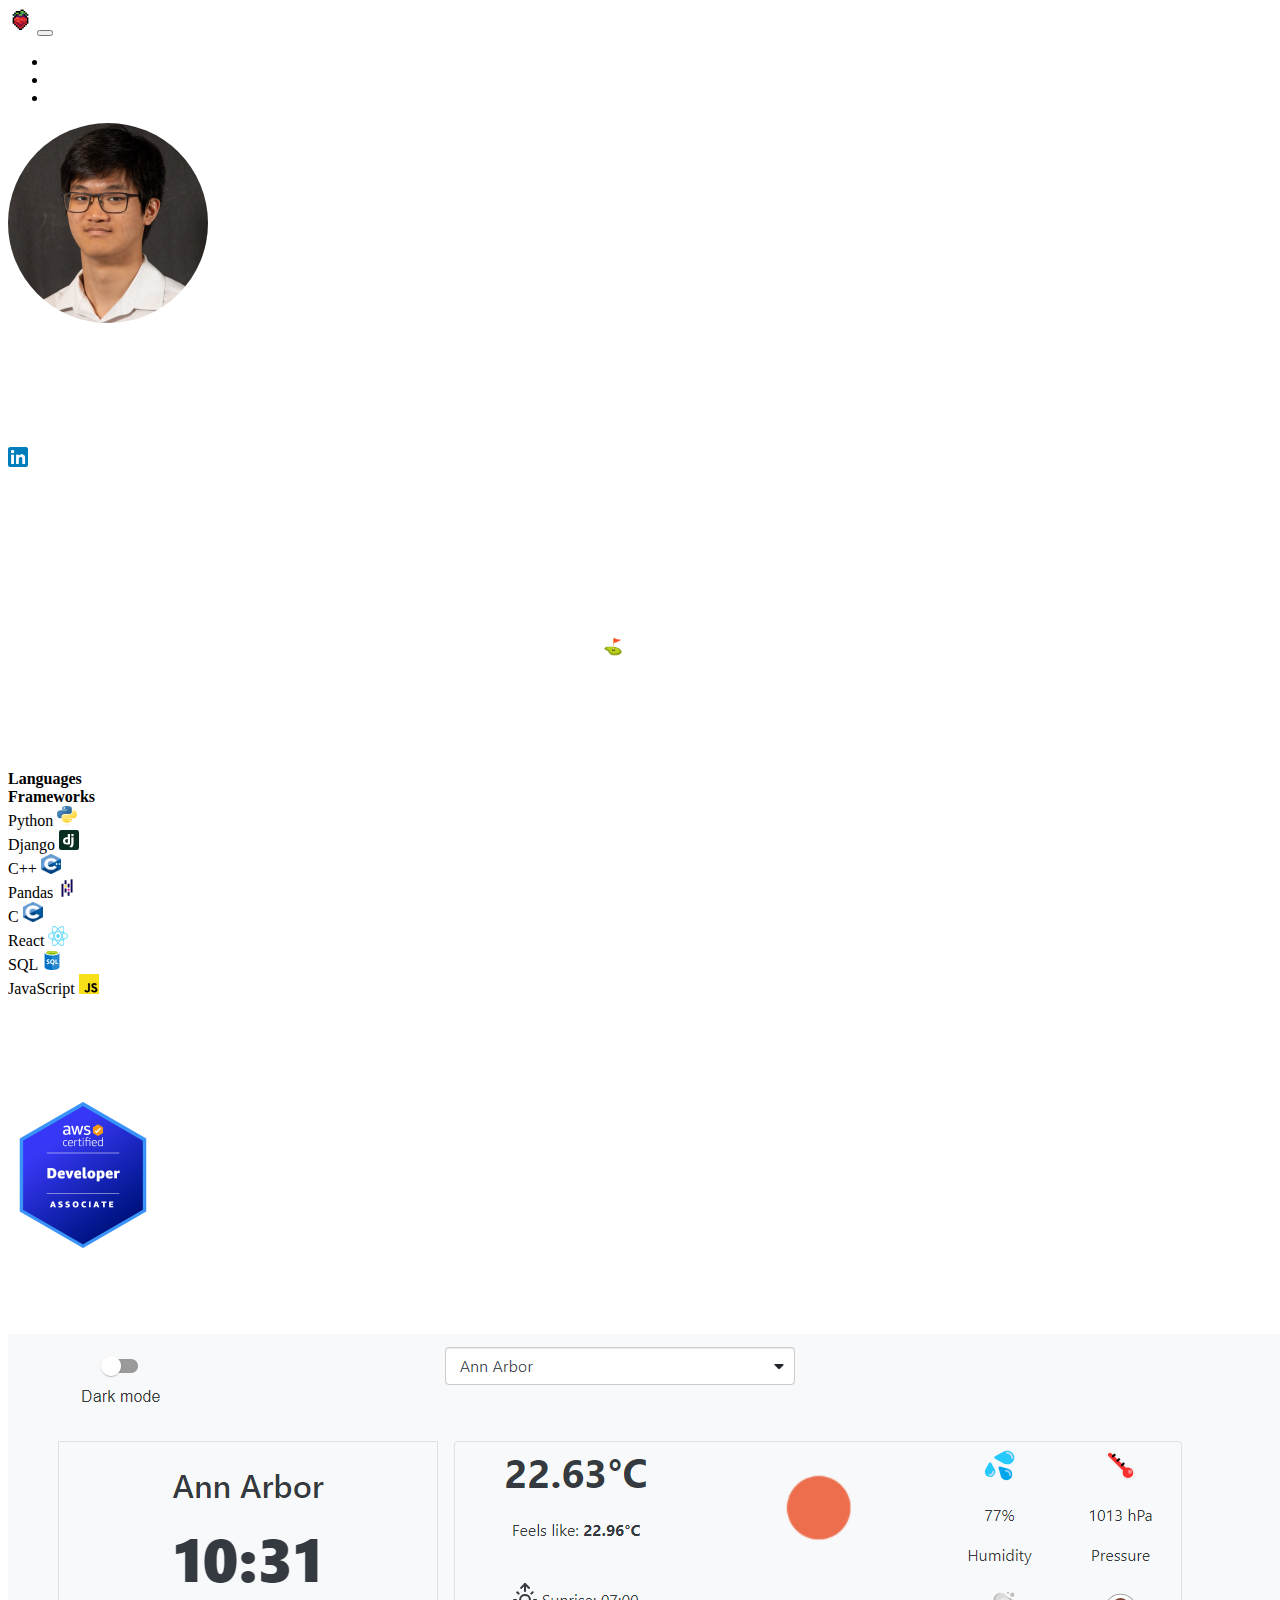
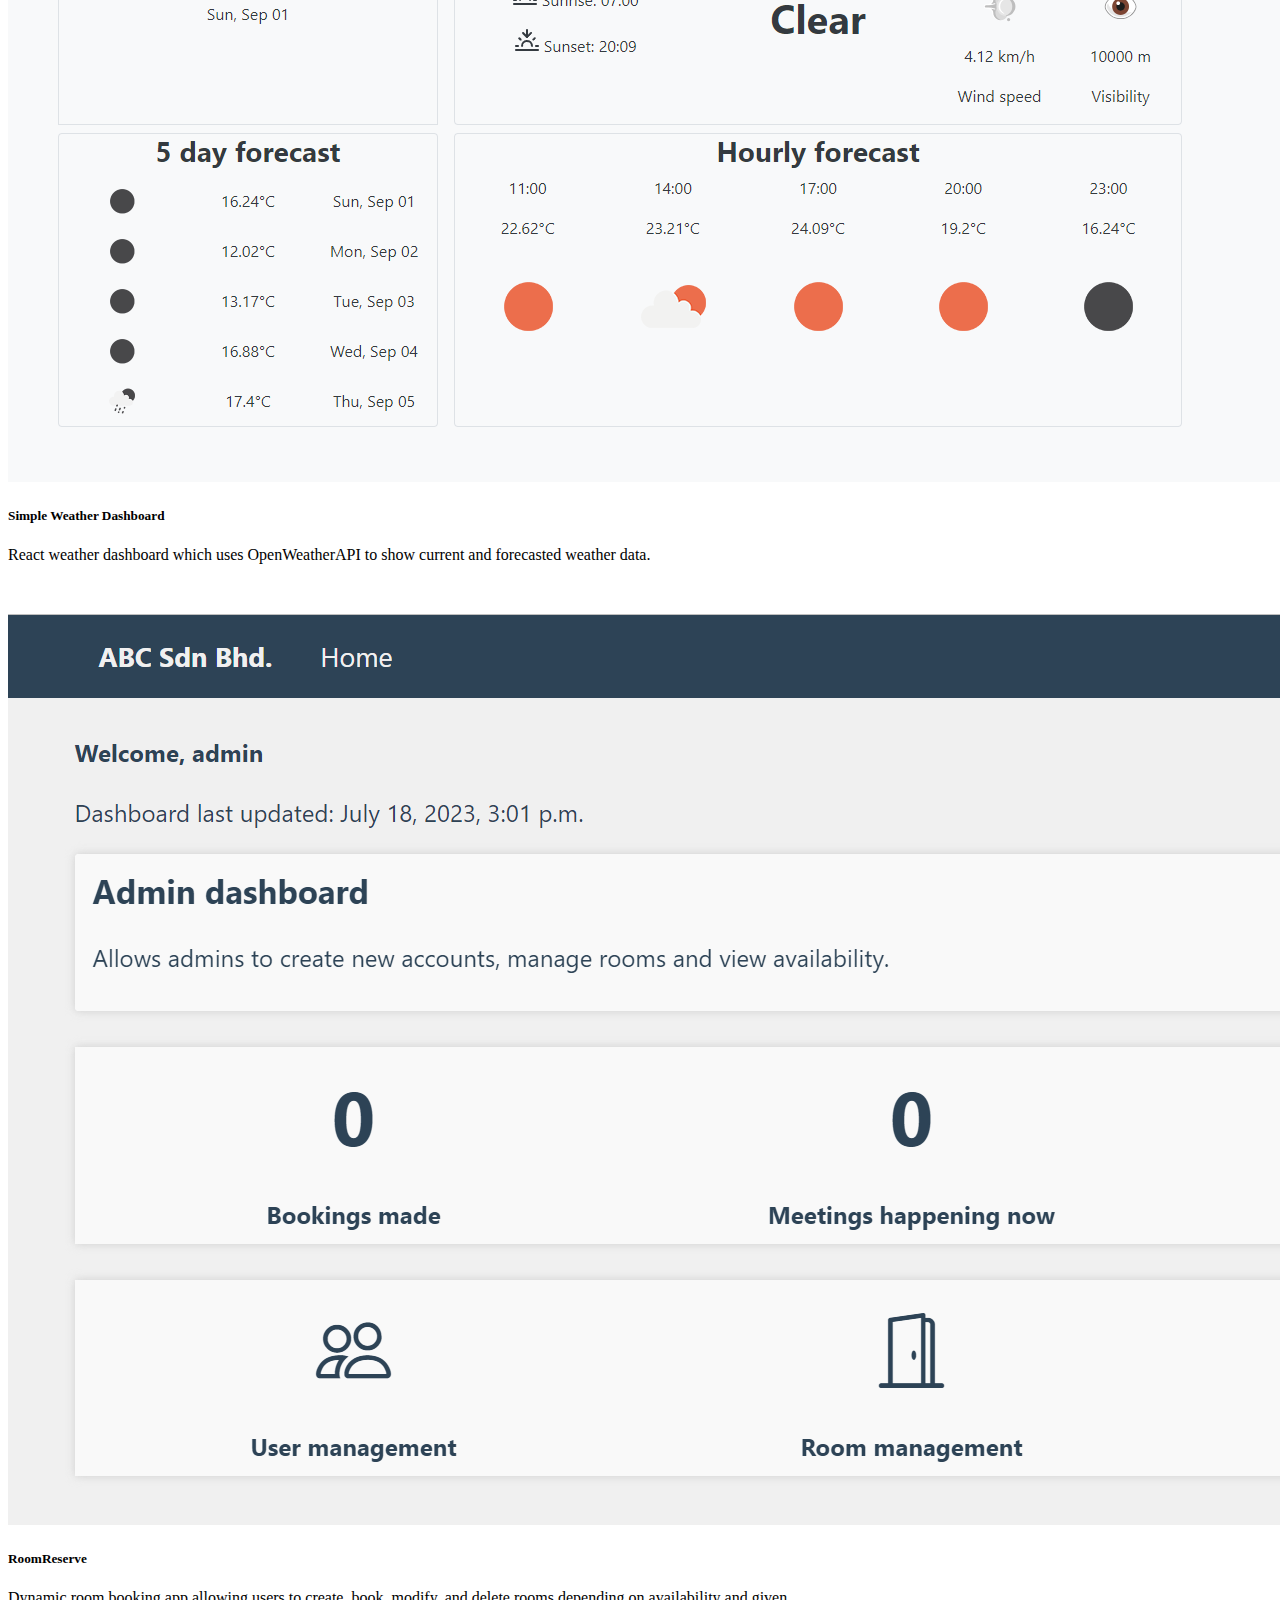
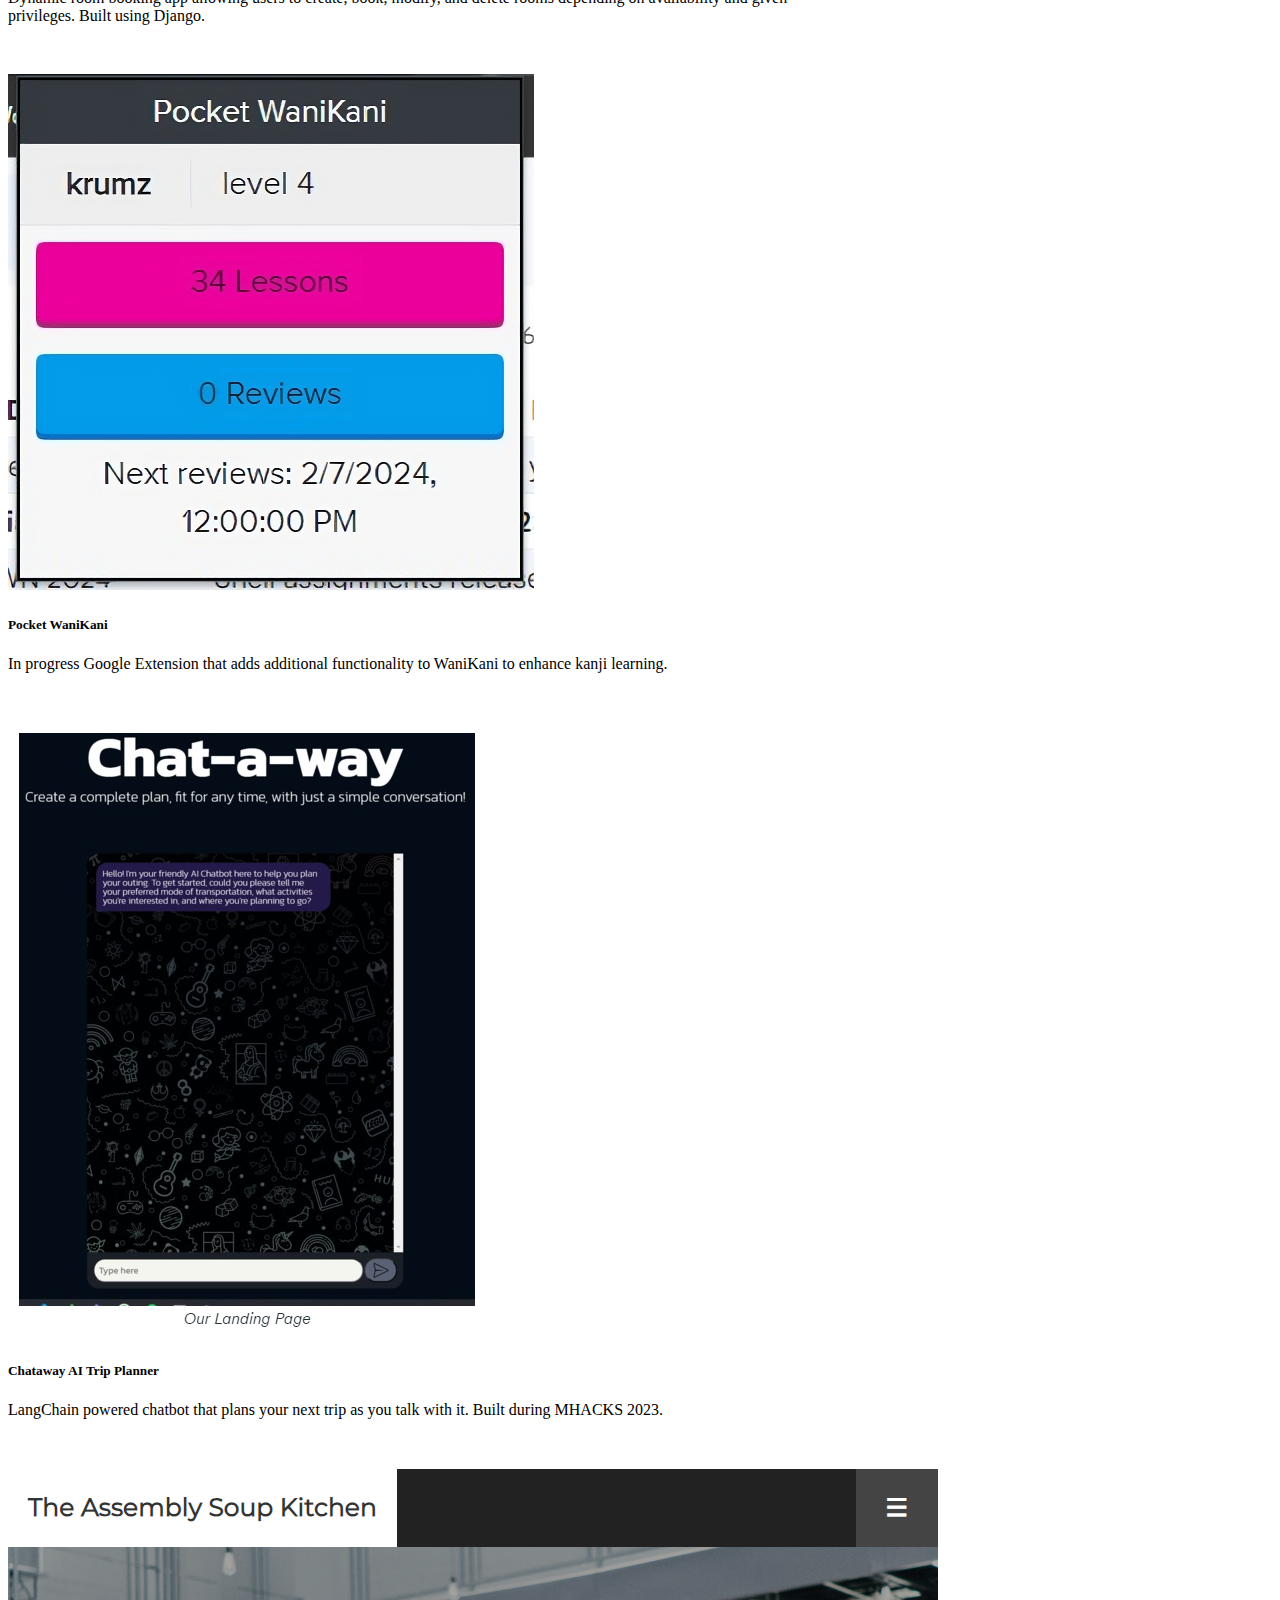
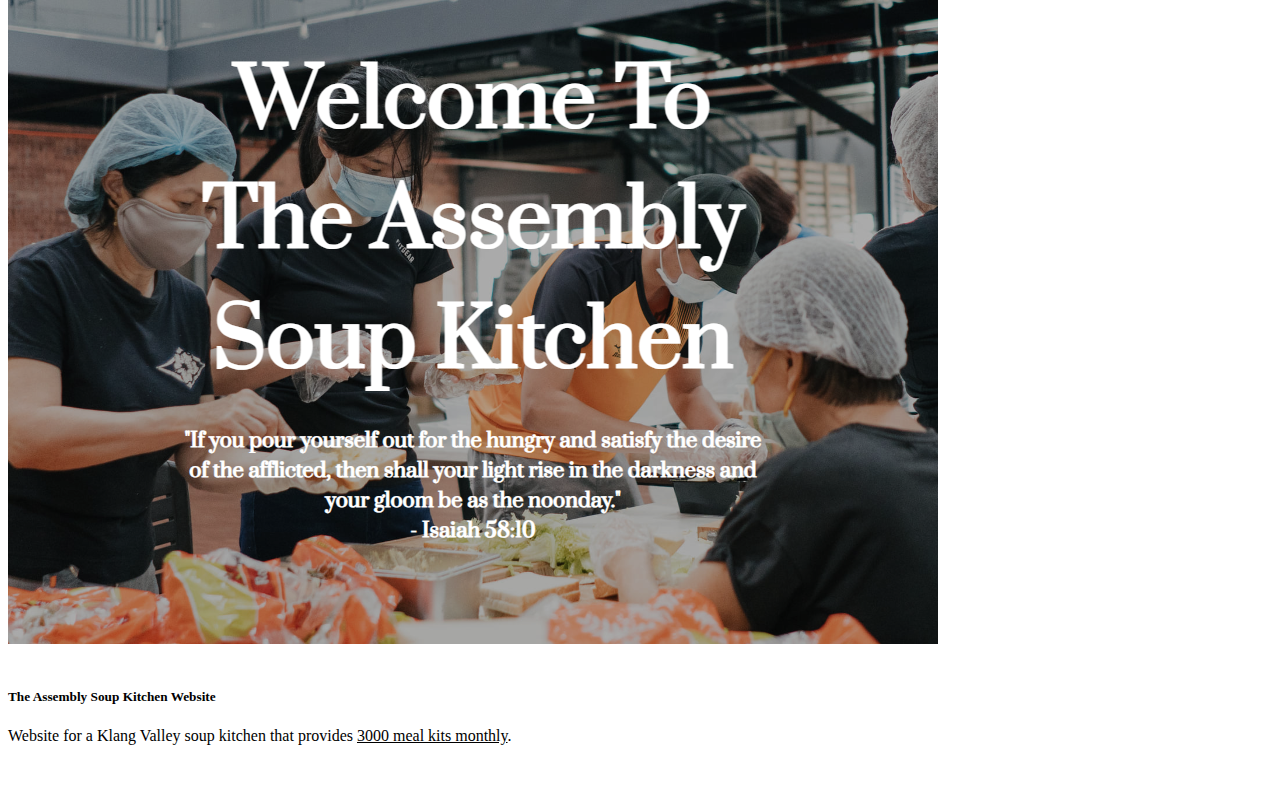
<file: index.html>
<!doctype html>
<html lang="en">
    <head>
        <meta charset="utf-8">
        <meta name="viewport" content="width=device-width, initial-scale=1">
        <title>Daniel Tok</title>
        <link href="https://cdn.jsdelivr.net/npm/bootstrap@5.3.2/dist/css/bootstrap.min.css" rel="stylesheet" integrity="sha384-T3c6CoIi6uLrA9TneNEoa7RxnatzjcDSCmG1MXxSR1GAsXEV/Dwwykc2MPK8M2HN" crossorigin="anonymous">
        <link href="styles.css" rel="stylesheet">
        <link rel="icon" type="image/x-icon" href="celeste.webp">

    </head>
    
    <body class="bg-dark">
        <nav class="navbar navbar-expand-sm bg-light">
            <div class="container-fluid">
              <a class="navbar-brand" href="#" ><img class="mx-auto d-block" style="max-width: 25px; border-radius:50%" src="celeste.webp"></a>
              <button class="navbar-toggler" type="button" data-bs-toggle="collapse" data-bs-target="#navbarSupportedContent" aria-controls="navbarSupportedContent" aria-expanded="false" aria-label="Toggle navigation">
                <span class="navbar-toggler-icon"></span>
              </button>
              <div class="collapse navbar-collapse" id="navbarSupportedContent">
                <ul class="navbar-nav me-auto mb-2 mb-lg-0">
                  <li class="nav-item">
                    <a class="nav-link active" aria-current="page" href="#aboutMe">About me</a>
                  </li>
                  <li class="nav-item">
                    <a class="nav-link " aria-current="page" href="#techStack">Tech stack</a>
                  </li>
                  <li class="nav-item">
                    <a class="nav-link " aria-current="page" href="#personalProjects">Personal projects</a>
                  </li>
                  
              </div>
            </div>
          </nav>

        <div class="container" style="max-width:800px">
            <div class="row my-4 textWhite text-center">
                <img class="mx-auto d-block" style="max-width: 200px; border-radius:50%" src="profilePic.jpeg">
                <h1>Daniel Tok</h1>
                <h6>danielxt@umich.edu </h6>
                <p>
                    <a href="https://www.linkedin.com/in/daniel-tok-8893732b3/"><img src="linkedin.webp" class="techIcon"></a>
                </p>
            </div>
            <h1 class="textWhite" id="aboutMe">
                About me
            </h1>
            <div class="my-4 textWhite">
                <p>Hello! I'm a senior studying Computer Science at the University of Michigan - Ann Arbor.</p>
                <p>My main interests are in building web applications and developing solutions utilizing cloud services, particularly with AWS. I earned my <a href="https://www.credly.com/badges/4c5d1e91-4757-428a-b47e-6dfcb0fd2674/public_url">AWS Developer - Associate certification in August 2024.</a></p>
                <p>In my free time, I enjoy playing tennis and following Formula 1. I'm also a 7 handicap golfer⛳</p>
                <p>Let's connect via email or LinkedIn! </p>
            </div>
            <h1 class="textWhite" id="techStack">
                Tech stack
            </h1>
            <div class="my-4">
            

                <div class="text-center bg-light rounded py-2">
                    <div class="row my-3">
                        <div class="col">
                            <b>Languages</b>
                        </div>
                        <div class="col">
                            <b>Frameworks</b>
                        </div>
                    </div>
    
    
                    <div class="row my-2">
                        <div class="col">
                            Python <img src="python.svg" class="techIcon">
                            
                        </div>
                        <div class="col">
                            Django <img src="django.svg" class="techIcon">
                       
                        </div>
                    </div>
    
                    <div class="row my-2">
                        <div class="col">
                            C++ <img src="c++.png" class="techIcon">
                           
                        </div>
                        <div class="col">
                            Pandas <img src="Pandas.svg" class="techIcon">
                          
                        </div>
                    </div>
    
                    <div class="row my-2">
                        <div class="col">
                            C <img src="c.png" class="techIcon">
                        </div>
                        <div class="col">
                            React <img src="react.png" class="techIcon">
                        </div>
                    </div>
    
                    <div class="row my-2">
                        <div class="col">
                            SQL <img src="sql.svg" class="techIcon">
                            
                        </div>
                        <div class="col">
                         
                        </div>
                    </div>
    
                    <div class="row my-2">
                        <div class="col">
                            JavaScript <img src="javascript.png" class="techIcon">
                        </div>
                        <div class="col">
                        
                        </div>
                    </div>
                </div>
                <br>
                <p class="textWhite">
                    Cloud certifications:
                </p>
                <br>




    
                    <div class="bg-light rounded py-2">
                        <p class="text-center">
                            <a href="https://www.credly.com/badges/4c5d1e91-4757-428a-b47e-6dfcb0fd2674/public_url"><img src="awsdevassoc.png" class="certIcon"></a>
                        </p>
                    </div>
                   
                    
                </p>
            </div>

            <h1 class="textWhite" id="personalProjects">
                Personal projects
            </h1>
            <div class="row my-4 px-3">
                <div class="card">
                    <img src="weatherDashboard.png" class="card-img-top" alt="weatherDashboard">
                    <div class="card-body">
                      <h5 class="card-title">Simple Weather Dashboard</h5>
                      <p class="card-text">React weather dashboard which uses OpenWeatherAPI to show current and forecasted weather data.</p>
                      <a href="https://github.com/danielxt/weather-app?tab=readme-ov-file" class="btn btn-primary"><img style="width:30px"src="github-mark/github-mark-white.png"></a>
                    </div>
                </div>
            </div>
            <div class="row my-4 px-3">
                <div class="card">
                    <img src="roomReserve.png" class="card-img-top" alt="roomReservePng">
                    <div class="card-body">
                      <h5 class="card-title">RoomReserve</h5>
                      <p class="card-text">Dynamic room booking app allowing users to create, book, modify, and delete rooms depending on availability and given privileges. Built using Django.</p>
                      <a href="https://github.com/danielxt/DjangoRoomBookingProject" class="btn btn-primary"><img style="width:30px"src="github-mark/github-mark-white.png"></a>
                    </div>
                </div>

            </div>
            <div class="row my-4">
                <div class="col-sm-6">
                    <div class="card">
                        <img src="pocketWK.png" class="card-img-top" alt="pocketWK">
                        <div class="card-body">
                          <h5 class="card-title">Pocket WaniKani</h5>
                          <p class="card-text">In progress Google Extension that adds additional functionality to WaniKani to enhance kanji learning. </p>
                          <a href="https://github.com/danielxt/waniKaniExtension" class="btn btn-primary"><img style="width:30px"src="github-mark/github-mark-white.png"></a>
                        </div>
                    </div>
                </div>
                <div class="col-sm-6">
                    <div class="card">
                        <img src="chataway.png" class="card-img-top" alt="chatawayPng">
                        <div class="card-body">
                          <h5 class="card-title">Chataway AI Trip Planner</h5>
                          <p class="card-text">LangChain powered chatbot that plans your next trip as you talk with it. Built during MHACKS 2023.</p>
                          <a href="https://github.com/danielxt/chatawaybackup" class="btn btn-primary"><img style="width:30px"src="github-mark/github-mark-white.png"></a>
                        </div>
                    </div>
                </div>
            </div>
     
            <div class="row my-4">
            
                <div class="card">
                    <img src="task.png" class="card-img-top" alt="taskPng">
                    <div class="card-body">
                        <h5 class="card-title">The Assembly Soup Kitchen Website</h5>
                        <p class="card-text">Website for a Klang Valley soup kitchen that provides <a href="https://www.faithour.com/the-assembly-soup-kitchen-task/" style="color:black">3000 meal kits monthly</a>.</p>
                        <a href="https://theassemblysoupkitchen.com/" class="btn btn-primary"><img style="width:30px" src="websiteIcon.png"></a>
                    </div>
                </div>
        
 
            </div>

            
        </div>
        <script src="https://cdn.jsdelivr.net/npm/@popperjs/core@2.11.8/dist/umd/popper.min.js" integrity="sha384-I7E8VVD/ismYTF4hNIPjVp/Zjvgyol6VFvRkX/vR+Vc4jQkC+hVqc2pM8ODewa9r" crossorigin="anonymous"></script>
<script src="https://cdn.jsdelivr.net/npm/bootstrap@5.3.3/dist/js/bootstrap.min.js" integrity="sha384-0pUGZvbkm6XF6gxjEnlmuGrJXVbNuzT9qBBavbLwCsOGabYfZo0T0to5eqruptLy" crossorigin="anonymous"></script>
    </body>
</html>
</file>
<file: styles.css>
/* // Small devices (landscape phones, 576px and up) */
@media (min-width: 576px) { 

}

/* // Medium devices (tablets, 768px and up) */
@media (min-width: 768px) { }

/* // Large devices (desktops, 992px and up) */
@media (min-width: 992px) { 

}

/* // X-Large devices (large desktops, 1200px and up) */
@media (min-width: 1200px) { }

/* // XX-Large devices (larger desktops, 1400px and up) */
@media (min-width: 1400px) { 

}

.textWhite {
    color:white !important;
}

.techIcon {
    height:20px;
    width:20px;
}

.certIcon {
    height:150px;
    width:150px
}

a {
    color:white
}
</file>
